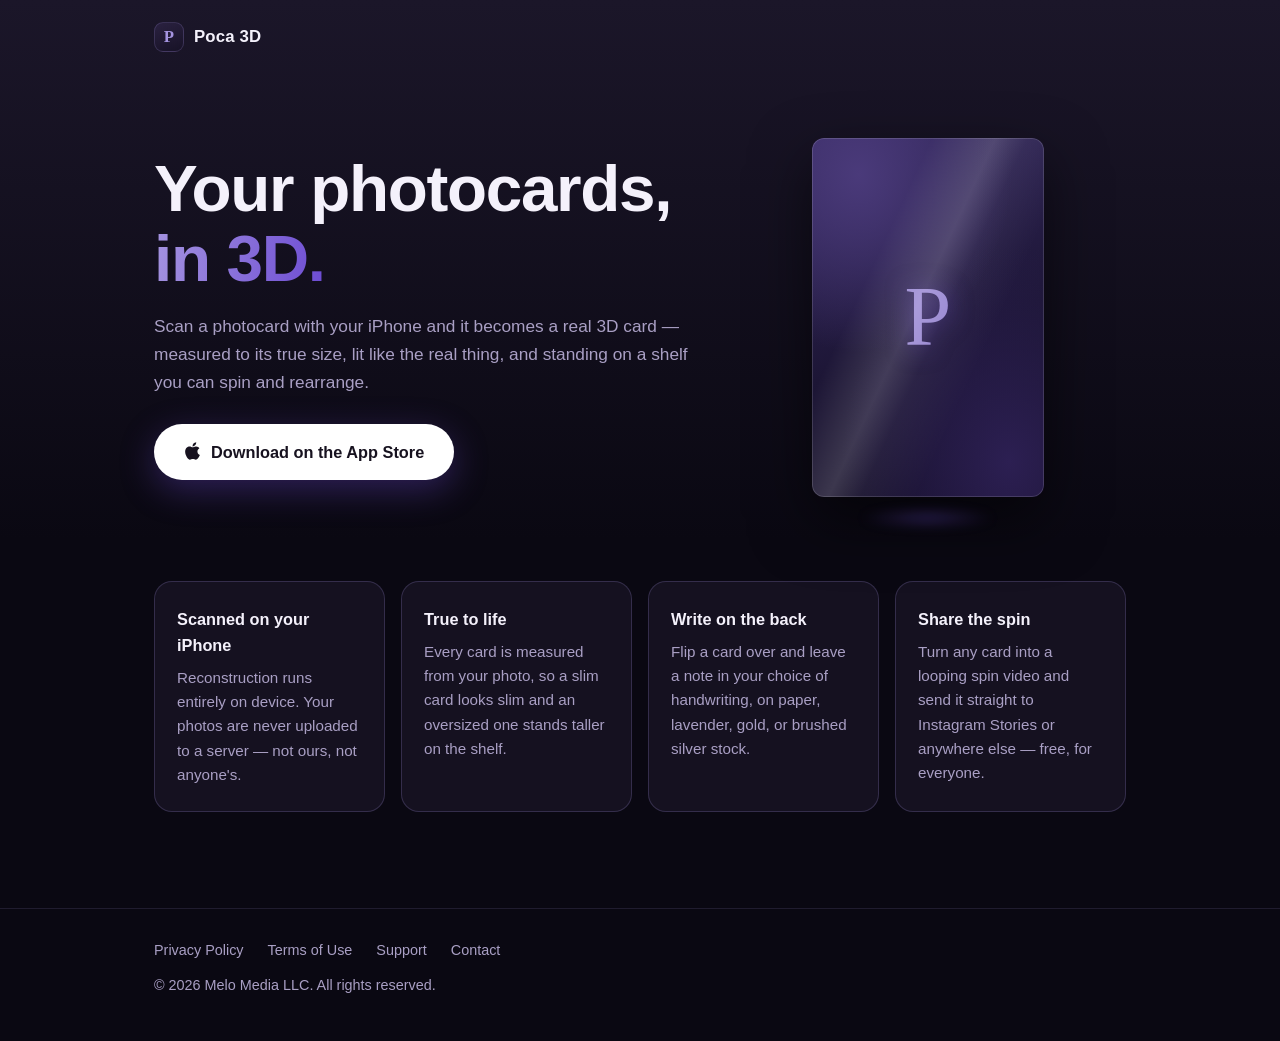
<file: index.html>
<!doctype html>
<html lang="en">
<head>
<meta charset="utf-8">
<meta name="viewport" content="width=device-width, initial-scale=1">
<title>Poca 3D — Your photocards, in 3D</title>
<meta name="description" content="Scan a photocard with your iPhone and it becomes a real 3D card you can spin, light, and shelve. Everything happens on your device.">
<link rel="canonical" href="https://photocard3d.com/">
<meta name="theme-color" content="#0a0812">
<link rel="icon" href="data:image/svg+xml,%3Csvg xmlns='http://www.w3.org/2000/svg' viewBox='0 0 64 64'%3E%3Crect width='64' height='64' rx='14' fill='%231b1629'/%3E%3Ctext x='32' y='44' font-family='Georgia,serif' font-size='36' fill='%23a594e0' text-anchor='middle'%3EP%3C/text%3E%3C/svg%3E">
<meta property="og:site_name" content="Poca 3D">
<meta property="og:title" content="Poca 3D — Your photocards, in 3D">
<meta property="og:description" content="Scan a photocard with your iPhone and it becomes a real 3D card you can spin, light, and shelve.">
<meta property="og:type" content="website">
<meta property="og:url" content="https://photocard3d.com/">
<meta name="twitter:card" content="summary">

<style>
/* Poca 3D — photocard3d.com
   Single file, zero external requests (no web fonts, no images, no
   scripts): the site keeps the same promise as the app — nothing
   leaves the page. Palette is the app's own midnight + lavender. */

:root {
  --bg-top: #1b1629;      /* app midnight gradient, top */
  --bg-bottom: #0a0812;   /* app midnight gradient, bottom */
  --surface: rgba(165, 148, 224, 0.07);
  --border: rgba(165, 148, 224, 0.22);
  --ink: #f4f1fb;
  --ink-dark: #17121f;
  --muted: #a99fc4;
  --accent: #a594e0;      /* app lavender */
  --accent-deep: #6c4bd3; /* brand electric violet */
  --paper: #f3eee6;
  --radius: 18px;
}

* { margin: 0; padding: 0; box-sizing: border-box; }

html { color-scheme: dark; scroll-behavior: smooth; }

body {
  font-family: -apple-system, BlinkMacSystemFont, "Segoe UI", Roboto,
    Helvetica, Arial, sans-serif;
  color: var(--ink);
  background: linear-gradient(180deg, var(--bg-top), var(--bg-bottom) 60%)
    fixed, var(--bg-bottom);
  line-height: 1.6;
  -webkit-font-smoothing: antialiased;
}

.wrap {
  max-width: 1020px;
  margin: 0 auto;
  padding: 0 24px;
}

a { color: var(--accent); text-decoration: none; }
a:hover { text-decoration: underline; }
:focus-visible {
  outline: 2px solid var(--accent);
  outline-offset: 3px;
  border-radius: 4px;
}

/* ---------- header ---------- */

header.site { padding: 22px 0; }

.brand {
  display: inline-flex;
  align-items: center;
  gap: 10px;
  font-weight: 700;
  font-size: 1.05rem;
  color: var(--ink);
  letter-spacing: 0.01em;
}
.brand:hover { text-decoration: none; }

.mark {
  display: inline-grid;
  place-items: center;
  width: 30px;
  height: 30px;
  border-radius: 9px;
  background: linear-gradient(160deg, #2a2140, #171226);
  border: 1px solid var(--border);
  color: var(--accent);
  font-family: Georgia, "Times New Roman", serif;
  font-size: 1.05rem;
}

/* ---------- hero ---------- */

.hero {
  display: grid;
  grid-template-columns: 1.15fr 0.85fr;
  align-items: center;
  gap: 40px;
  padding: 64px 0 84px;
}

.hero h1 {
  font-size: clamp(2.6rem, 6.5vw, 4.1rem);
  line-height: 1.06;
  letter-spacing: -0.02em;
  font-weight: 800;
  margin-bottom: 20px;
}

.hero h1 em {
  font-style: normal;
  background: linear-gradient(100deg, var(--accent), var(--accent-deep));
  -webkit-background-clip: text;
  background-clip: text;
  color: transparent;
}

.hero p {
  max-width: 34em;
  font-size: 1.08rem;
  color: var(--muted);
}

/* white pill, ink text — the app's celebration-button language */
.cta {
  display: inline-flex;
  align-items: center;
  gap: 10px;
  margin-top: 28px;
  background: #fff;
  color: var(--ink-dark);
  font-weight: 700;
  font-size: 1.02rem;
  padding: 15px 30px;
  border-radius: 999px;
  transition: transform 0.2s ease, box-shadow 0.2s ease;
  box-shadow: 0 10px 34px rgba(108, 75, 211, 0.35);
}

.cta svg {
  width: 17px;
  height: 20px;
  fill: currentColor;
  margin-top: -2px;   /* optical alignment with the text baseline */
}
.cta:hover {
  text-decoration: none;
  transform: translateY(-2px);
  box-shadow: 0 14px 40px rgba(108, 75, 211, 0.45);
}

/* ---------- the 3D card ---------- */

.scene {
  justify-self: center;
  width: 232px;
  aspect-ratio: 55 / 85;         /* a real photocard's proportions */
  perspective: 1100px;
  position: relative;
}

.card3d {
  position: absolute;
  inset: 0;
  transform-style: preserve-3d;
  animation: turn 14s linear infinite;
}

.face {
  position: absolute;
  inset: 0;
  border-radius: 12px;           /* ~3mm corner on a 55mm card */
  backface-visibility: hidden;
  overflow: hidden;
  box-shadow:
    0 0 0 1px rgba(255, 255, 255, 0.14) inset,
    0 24px 60px rgba(0, 0, 0, 0.55);
}

.front {
  background:
    radial-gradient(120% 90% at 20% 10%, #4a3a7a 0%, transparent 55%),
    radial-gradient(120% 100% at 85% 90%, #2c1f52 0%, transparent 60%),
    linear-gradient(160deg, #352960 0%, #1d1636 55%, #120d24 100%);
  display: grid;
  place-items: center;
}

.front .monogram {
  font-family: Georgia, "Times New Roman", serif;
  font-size: 84px;
  color: rgba(165, 148, 224, 0.9);
  text-shadow: 0 2px 24px rgba(108, 75, 211, 0.55);
}

.front .shine {
  position: absolute;
  inset: 0;
  background: linear-gradient(115deg,
    transparent 30%,
    rgba(255, 255, 255, 0.16) 46%,
    rgba(255, 255, 255, 0.05) 54%,
    transparent 68%);
}

.back {
  transform: rotateY(180deg);
  background:
    linear-gradient(180deg, #f6f2ea, var(--paper));
  display: grid;
  place-content: center;
  gap: 14px;
}

.back .note {
  font-family: "Bradley Hand", "Marker Felt", "Segoe Script", cursive;
  font-size: 26px;
  color: #4a4335;
  transform: rotate(-3deg);
}

.back .line,
.back .line.short {
  width: 120px;
  height: 2px;
  border-radius: 2px;
  background: rgba(74, 67, 53, 0.18);
}
.back .line.short { width: 78px; }

.floor {
  position: absolute;
  left: 8%;
  right: 8%;
  bottom: -34px;
  height: 26px;
  border-radius: 50%;
  background: radial-gradient(50% 50% at 50% 50%,
    rgba(108, 75, 211, 0.35), transparent 70%);
  filter: blur(6px);
}

@keyframes turn {
  from { transform: rotateY(0deg) rotateX(4deg); }
  to   { transform: rotateY(360deg) rotateX(4deg); }
}

@media (prefers-reduced-motion: reduce) {
  .card3d { animation: none; transform: rotateY(-22deg) rotateX(4deg); }
  html { scroll-behavior: auto; }
}

/* ---------- features ---------- */

.features {
  display: grid;
  grid-template-columns: repeat(auto-fit, minmax(230px, 1fr));
  gap: 16px;
  padding-bottom: 96px;
}

.feature {
  background: var(--surface);
  border: 1px solid var(--border);
  border-radius: var(--radius);
  padding: 24px 22px;
}

.feature h3 {
  font-size: 1.02rem;
  margin-bottom: 8px;
  color: var(--ink);
}

.feature p {
  font-size: 0.95rem;
  color: var(--muted);
}

@media (hover: hover) {
  .feature { transition: transform 0.25s ease, border-color 0.25s ease; }
  .feature:hover {
    transform: translateY(-3px);
    border-color: rgba(165, 148, 224, 0.45);
  }
}

/* ---------- footer ---------- */

footer.site {
  border-top: 1px solid rgba(165, 148, 224, 0.14);
  padding: 30px 0 44px;
  font-size: 0.9rem;
  color: var(--muted);
}

footer.site nav {
  display: flex;
  flex-wrap: wrap;
  gap: 8px 24px;
  margin-bottom: 12px;
}

footer.site a { color: var(--muted); }
footer.site a:hover { color: var(--accent); text-decoration: none; }

/* ---------- small screens ---------- */

@media (max-width: 780px) {
  .hero {
    grid-template-columns: 1fr;
    gap: 64px;
    padding: 40px 0 72px;
    text-align: left;
  }
  .scene { width: 196px; }
}
</style>
</head>
<body>

<header class="site">
  <div class="wrap">
    <a class="brand" href="/"><span class="mark">P</span> Poca 3D</a>
  </div>
</header>

<main class="wrap">
  <section class="hero">
    <div class="hero-copy">
      <h1>Your photocards,<br><em>in&nbsp;3D.</em></h1>
      <p>
        Scan a photocard with your iPhone and it becomes a real 3D card —
        measured to its true size, lit like the real thing, and standing on a
        shelf you can spin and rearrange.
      </p>
      <a class="cta"
         href="https://apps.apple.com/us/app/poca-3d-kpop-photocards-app/id6797804042">
        <!-- Apple logo (Font Awesome Free brand icon, CC BY 4.0) -->
        <svg viewBox="0 0 384 512" aria-hidden="true"><path d="M318.7 268.7c-.2-36.7 16.4-64.4 50-84.8-18.8-26.9-47.2-41.7-84.7-44.6-35.5-2.7-74.3 20.7-88.5 20.7-15 0-49.4-19.7-76.4-19.7C63.3 141.2 4 184.8 4 273.5q0 39.3 14.4 81.2c12.8 36.7 59 126.7 107.2 125.2 25.2-.6 43-17.9 75.8-17.9 31.8 0 48.3 17.9 76.4 17.9 48.6-.7 90.4-82.5 102.6-119.3-65.2-30.7-61.7-90-61.7-91.9zm-56.6-164.2c27.3-32.4 24.8-61.9 24-72.5-24.1 1.4-52 16.4-67.9 34.9-17.5 19.8-27.8 44.3-25.6 71.9 26.1 2 49.9-11.4 69.5-34.3z"/></svg>
        Download on the App&nbsp;Store
      </a>
    </div>

    <div class="scene" aria-hidden="true">
      <div class="card3d">
        <div class="face front">
          <span class="shine"></span>
          <span class="monogram">P</span>
        </div>
        <div class="face back">
          <span class="note">for you ♡</span>
          <span class="line"></span>
          <span class="line short"></span>
        </div>
      </div>
      <div class="floor"></div>
    </div>
  </section>

  <section class="features">
    <div class="feature">
      <h3>Scanned on your iPhone</h3>
      <p>
        Reconstruction runs entirely on device. Your photos are never
        uploaded to a server — not ours, not anyone's.
      </p>
    </div>
    <div class="feature">
      <h3>True to life</h3>
      <p>
        Every card is measured from your photo, so a slim card looks slim
        and an oversized one stands taller on the shelf.
      </p>
    </div>
    <div class="feature">
      <h3>Write on the back</h3>
      <p>
        Flip a card over and leave a note in your choice of handwriting, on
        paper, lavender, gold, or brushed silver stock.
      </p>
    </div>
    <div class="feature">
      <h3>Share the spin</h3>
      <p>
        Turn any card into a looping spin video and send it straight to
        Instagram Stories or anywhere else — free, for everyone.
      </p>
    </div>
  </section>
</main>

<footer class="site">
  <div class="wrap">
    <nav>
      <a href="/privacy/">Privacy Policy</a>
      <a href="/terms/">Terms of Use</a>
      <a href="/support/">Support</a>
      <a href="mailto:support@photocard3d.com">Contact</a>
    </nav>
    <div>&copy; 2026 Melo Media LLC. All rights reserved.</div>
  </div>
</footer>

</body>
</html>
</file>
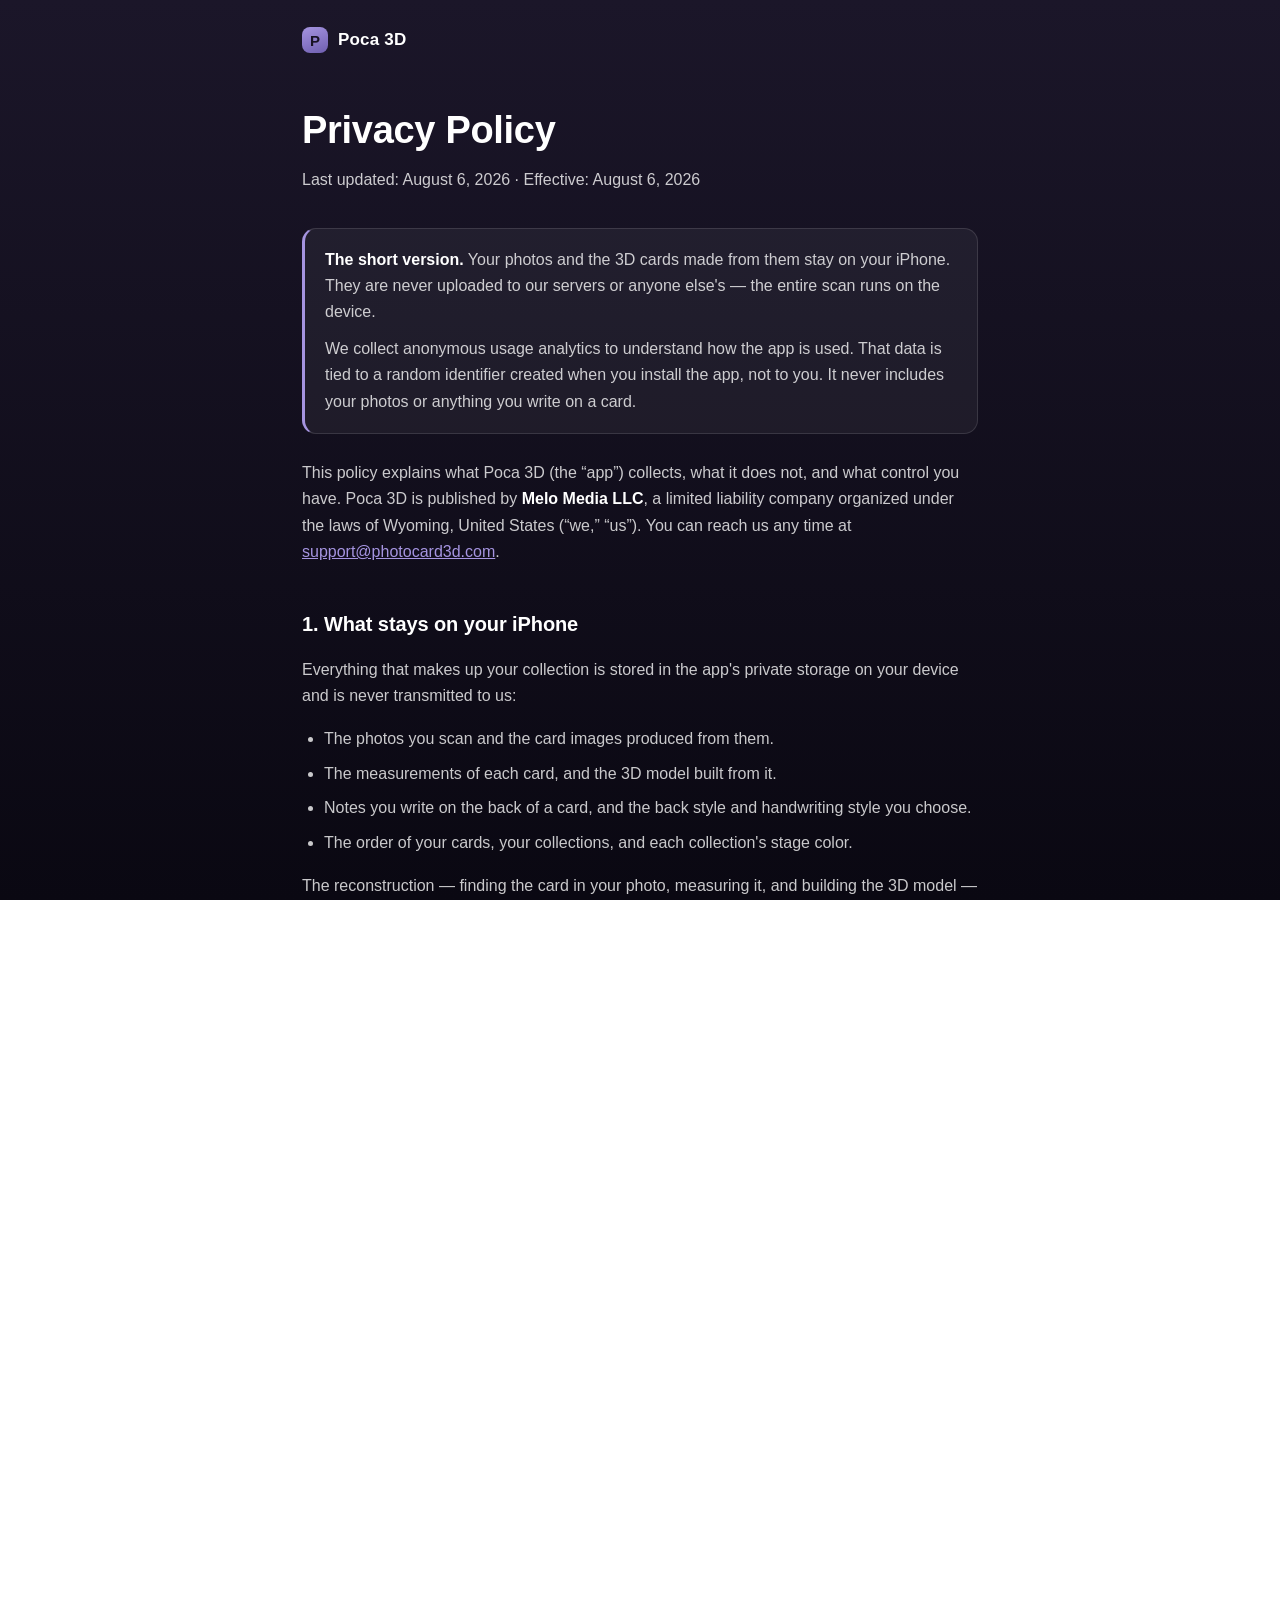
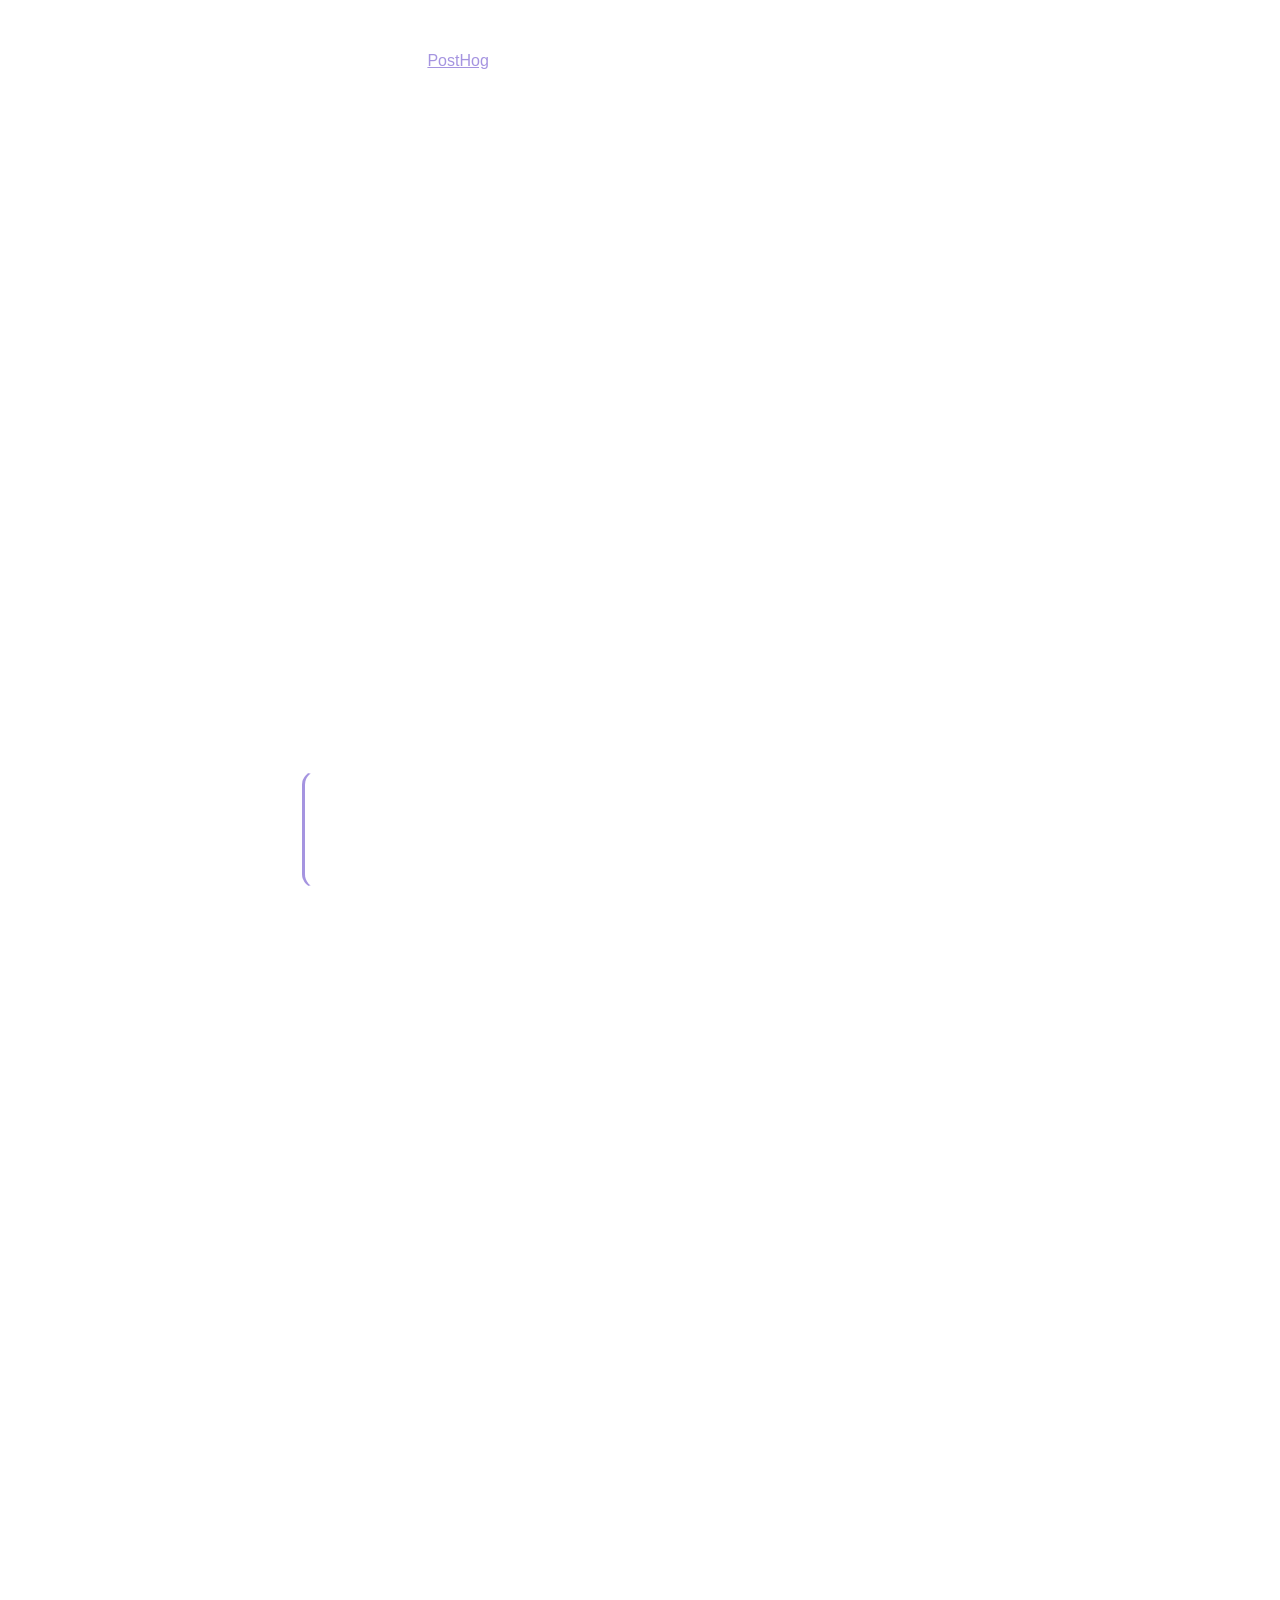
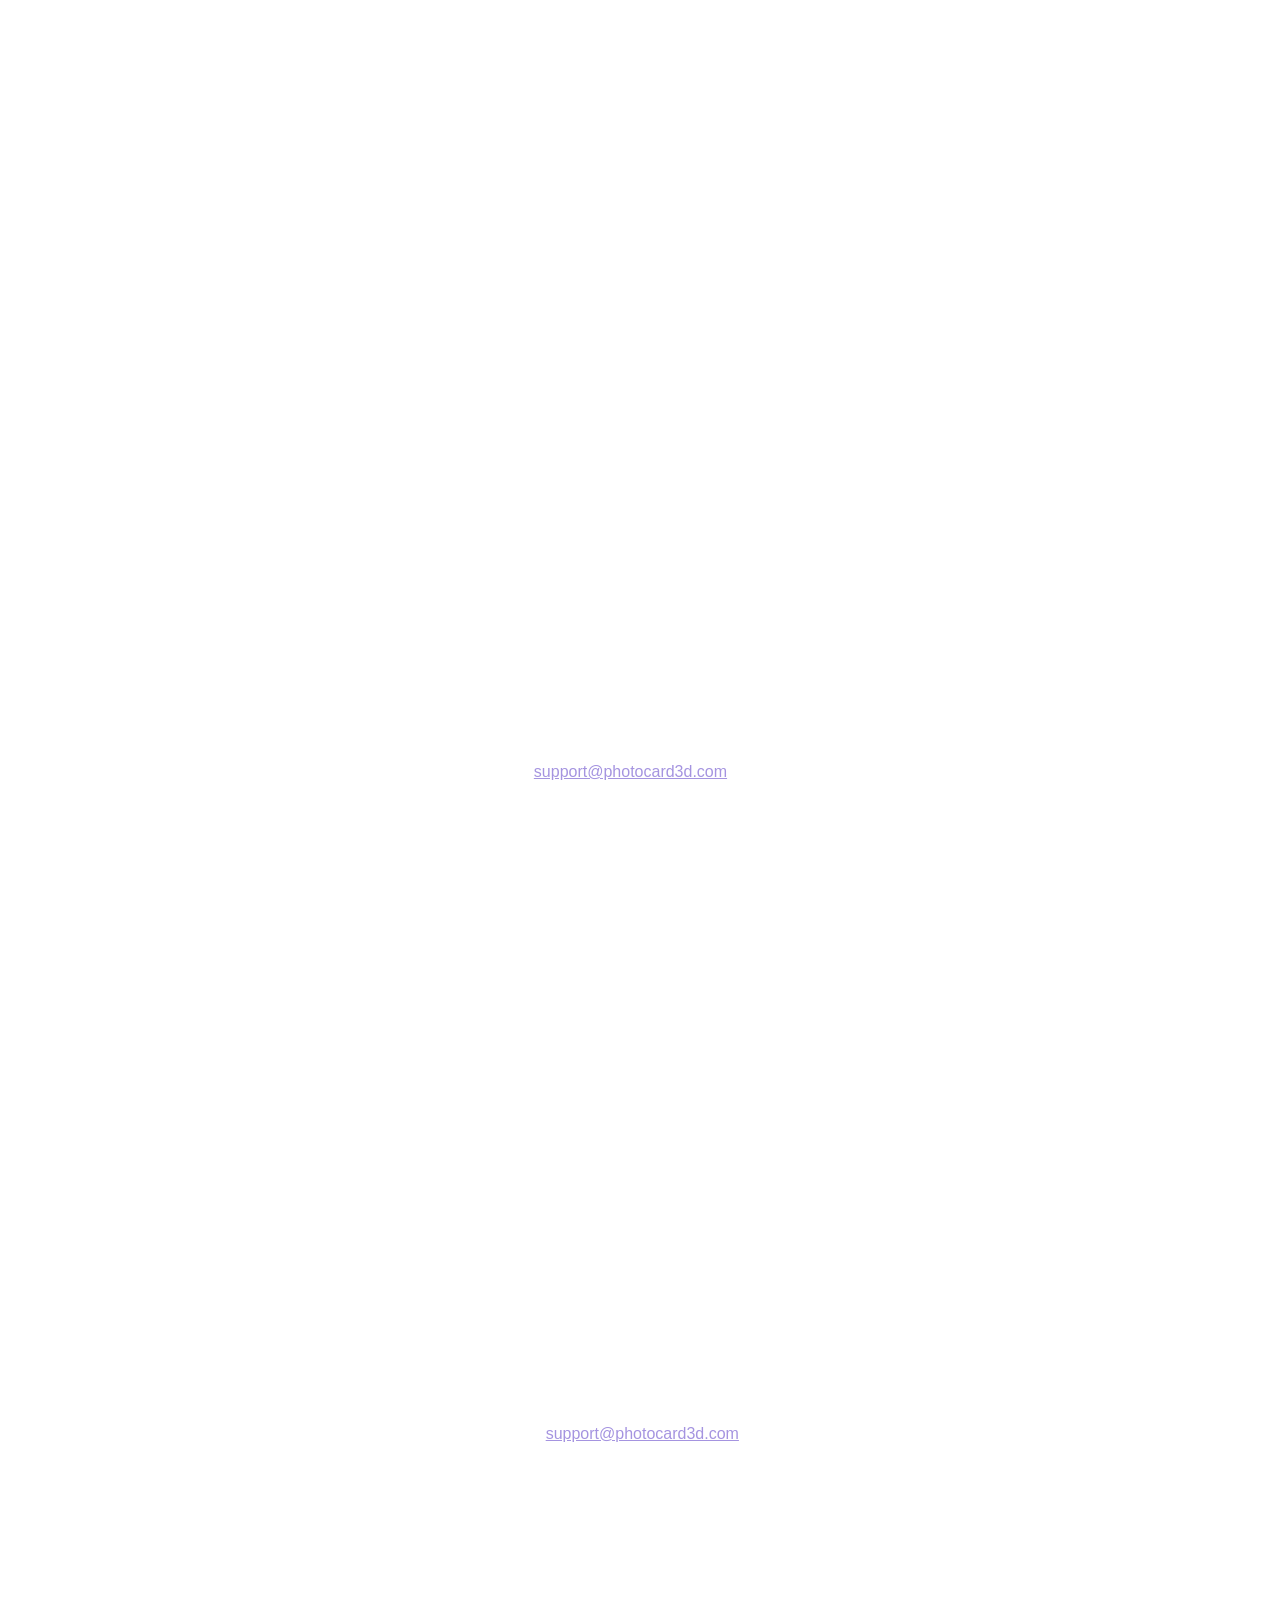
<file: privacy/index.html>
<!doctype html>
<html lang="en">
<head>
<meta charset="utf-8">
<meta name="viewport" content="width=device-width, initial-scale=1">
<title>Privacy Policy — Poca 3D</title>
<meta name="description" content="How Poca 3D handles your photos, scans, and app data. Photos never leave your iPhone.">
<link rel="stylesheet" href="/assets/style.css">
</head>
<body>

<header class="site">
  <div class="wrap">
    <a class="brand" href="/"><span class="mark">P</span> Poca 3D</a>
  </div>
</header>

<main class="doc">
<div class="wrap">

  <h1>Privacy Policy</h1>
  <p class="updated">Last updated: August 6, 2026 &middot; Effective: August 6, 2026</p>

  <div class="callout">
    <p><strong>The short version.</strong> Your photos and the 3D cards made
    from them stay on your iPhone. They are never uploaded to our servers or
    anyone else's — the entire scan runs on the device.</p>
    <p>We collect anonymous usage analytics to understand how the app is
    used. That data is tied to a random identifier created when you install
    the app, not to you. It never includes your photos or anything you
    write on a card.</p>
  </div>

  <p>
    This policy explains what Poca 3D (the &ldquo;app&rdquo;) collects, what it
    does not, and what control you have. Poca 3D is published by
    <strong>Melo Media LLC</strong>, a limited liability company organized
    under the laws of Wyoming, United States (&ldquo;we,&rdquo;
    &ldquo;us&rdquo;). You can reach us any time at
    <a href="mailto:support@photocard3d.com">support@photocard3d.com</a>.
  </p>

  <h2>1. What stays on your iPhone</h2>

  <p>
    Everything that makes up your collection is stored in the app's private
    storage on your device and is never transmitted to us:
  </p>
  <ul>
    <li>The photos you scan and the card images produced from them.</li>
    <li>The measurements of each card, and the 3D model built from it.</li>
    <li>Notes you write on the back of a card, and the back style and
      handwriting style you choose.</li>
    <li>The order of your cards, your collections, and each collection's
      stage color.</li>
  </ul>
  <p>
    The reconstruction — finding the card in your photo, measuring it, and
    building the 3D model — runs entirely on your iPhone. The app has no
    server that receives images, and no account to sign in to.
  </p>

  <h3>Deleting it</h3>
  <p>
    Deleting an individual card removes it and its files from the device
    immediately. <strong>Settings &rarr; Delete All Data</strong> permanently
    removes every card, note, and scan from the device and resets the app to
    its first-launch state. Deleting the app from your iPhone also removes
    all of it.
  </p>

  <h2>2. Camera and photo access</h2>

  <table class="data">
    <tr>
      <th style="width:32%">Permission</th>
      <th>How it is used</th>
    </tr>
    <tr>
      <td>Camera</td>
      <td>Only while the scan screen is open, to show the live preview and
        take the photo you capture with the shutter. The preview is not
        recorded and nothing is captured until you tap the shutter.</td>
    </tr>
    <tr>
      <td>Photos (choosing)</td>
      <td>The app uses Apple's system photo picker. It never receives access
        to your photo library — only the single image you select is handed
        to it.</td>
    </tr>
    <tr>
      <td>Photos (add only)</td>
      <td>Requested only if you choose <em>Save Video</em> when sharing a
        card, so the video can be written to your library. This grants no
        ability to read your existing photos.</td>
    </tr>
  </table>

  <h2>3. What we do collect: anonymous analytics</h2>

  <p>
    To understand which features people use and where the app is falling
    short, we collect product analytics through
    <a href="https://posthog.com/privacy" rel="noopener">PostHog</a>, a
    third-party analytics provider whose servers are located in the United
    States. PostHog processes this data on our behalf.
  </p>

  <h3>How events are identified</h3>
  <p>
    When you first open the app, a random identifier is generated and stored
    on your device. It is not your Apple ID, your name, your email address,
    your device's advertising identifier, or your vendor identifier — it is a
    random value that exists only to group one install's events together.
    Tapping <strong>Delete All Data</strong> discards it and generates a new
    one.
  </p>

  <h3>What is sent</h3>
  <ul>
    <li><strong>Feature usage</strong> — for example that the add sheet was
      opened, a card was focused, a theme was changed, or a card was deleted.</li>
    <li><strong>Scan outcomes and diagnostics</strong> — whether a scan
      succeeded, how long it took, the detection confidence, the measured
      card size in millimetres, and the input image's megapixel count. This
      is how we improve scanning accuracy.</li>
    <li><strong>Subscription events</strong> — that a paywall was shown, a
      plan was selected, and whether a purchase started, completed, was
      cancelled, or was refunded, plus which plan.</li>
    <li><strong>Session summaries</strong> — counts of interactions such as
      card spins, page swipes, and time spent in the immersive view.</li>
    <li><strong>Standard technical context</strong> collected automatically
      by PostHog — app version, iOS version, device model, language, and
      time zone. PostHog also receives your IP address as part of any network
      request and may use it to derive an approximate, city-level location.</li>
  </ul>

  <h3>What is never sent</h3>
  <div class="callout">
    <p>We do not transmit the content of your photos or scans, the text of
    any note you write on a card, file names or paths, your name, your email
    address, your contacts, your precise location, or any advertising
    identifier.</p>
  </div>

  <h2>4. Purchases</h2>
  <p>
    Subscriptions and the one-time lifetime unlock are sold and processed by
    Apple through the App Store. We never receive or store your payment card,
    billing address, or Apple ID credentials. The app stores your
    subscription's expiration date locally so it knows whether Pro features
    are active, and records the anonymous purchase events described above.
  </p>

  <h2>5. Sharing a card</h2>
  <p>
    Share videos are composed on your device from files already stored there.
    When you share one, it goes wherever you send it and is governed by that
    service's own privacy policy. If you choose Instagram Stories, the video
    is placed on your device's clipboard — marked local-only, so it is not
    synced to your other Apple devices — and Instagram reads it when it
    opens. We never receive a copy.
  </p>

  <h2>6. No tracking and no advertising</h2>
  <p>
    Poca 3D contains no advertising, no third-party ad networks, and no
    cross-app or cross-site tracking. It does not use Apple's App Tracking
    Transparency identifier and will never ask to track you across other
    companies' apps and websites. <strong>We do not sell or share your
    personal information</strong>, as those terms are defined under
    California law.
  </p>

  <h2>7. Children</h2>
  <p>
    Poca 3D is not directed to children under 13, and we do not knowingly
    collect personal information from them. If you believe a child has
    provided us information, contact us and we will delete it.
  </p>

  <h2>8. How long data is kept</h2>
  <p>
    Data on your device stays until you delete it — we cannot reach it or
    remove it for you. Analytics events are retained for up to 24 months and
    then deleted.
  </p>

  <h2>9. Security</h2>
  <p>
    Your collection is stored inside the app's sandboxed container and is
    protected by iOS app isolation and your device's encryption. Analytics
    data is transmitted over encrypted HTTPS connections. No method of
    transmission or storage is perfectly secure, but because your photos
    never leave your device, the most sensitive data the app handles is never
    exposed to a network at all.
  </p>

  <h2>10. Your rights</h2>

  <p>
    Wherever you live, you can erase everything the app holds about you from
    within the app itself: <strong>Settings &rarr; Delete All Data</strong>.
    That wipes your on-device collection and resets your analytics identifier.
  </p>

  <h3>California (CCPA / CPRA)</h3>
  <p>
    If you are a California resident you have the right to know what personal
    information is collected and how it is used, to request deletion or
    correction, and to not be discriminated against for exercising those
    rights. We do not sell or share personal information, so there is nothing
    to opt out of. To make a request, email
    <a href="mailto:support@photocard3d.com">support@photocard3d.com</a>.
    Because our analytics are pseudonymous, we may ask you for the identifier
    shown in the app so we can locate the right records.
  </p>

  <h3>European Economic Area, United Kingdom, and Switzerland (GDPR)</h3>
  <p>
    If you are in one of these regions, you have the right to access,
    rectify, erase, restrict, and port your personal data, and to object to
    processing. Our legal basis for analytics is our legitimate interest in
    understanding and improving the app; our legal basis for processing
    purchase records is performance of our contract with you. Analytics data
    is transferred to and processed in the United States. You have the right
    to lodge a complaint with your local supervisory authority.
  </p>

  <h3>Other regions</h3>
  <p>
    If your local law grants you rights over your personal data that are not
    listed here, contact us and we will honor them.
  </p>

  <h2>11. Changes to this policy</h2>
  <p>
    If this policy changes, we will update the date at the top of this page.
    If a change materially affects how your information is handled, we will
    make that clear in the app before it takes effect.
  </p>

  <h2>12. Contact</h2>
  <p>
    Questions, requests, or concerns:
    <a href="mailto:support@photocard3d.com">support@photocard3d.com</a>.
    We reply to every message.
  </p>

</div>
</main>

<footer class="site">
  <div class="wrap">
    <nav>
      <a href="/">Home</a>
      <a href="/privacy/">Privacy Policy</a>
      <a href="/terms/">Terms of Use</a>
      <a href="/support/">Support</a>
    </nav>
    <div>&copy; 2026 Melo Media LLC. All rights reserved.</div>
  </div>
</footer>

</body>
</html>
</file>
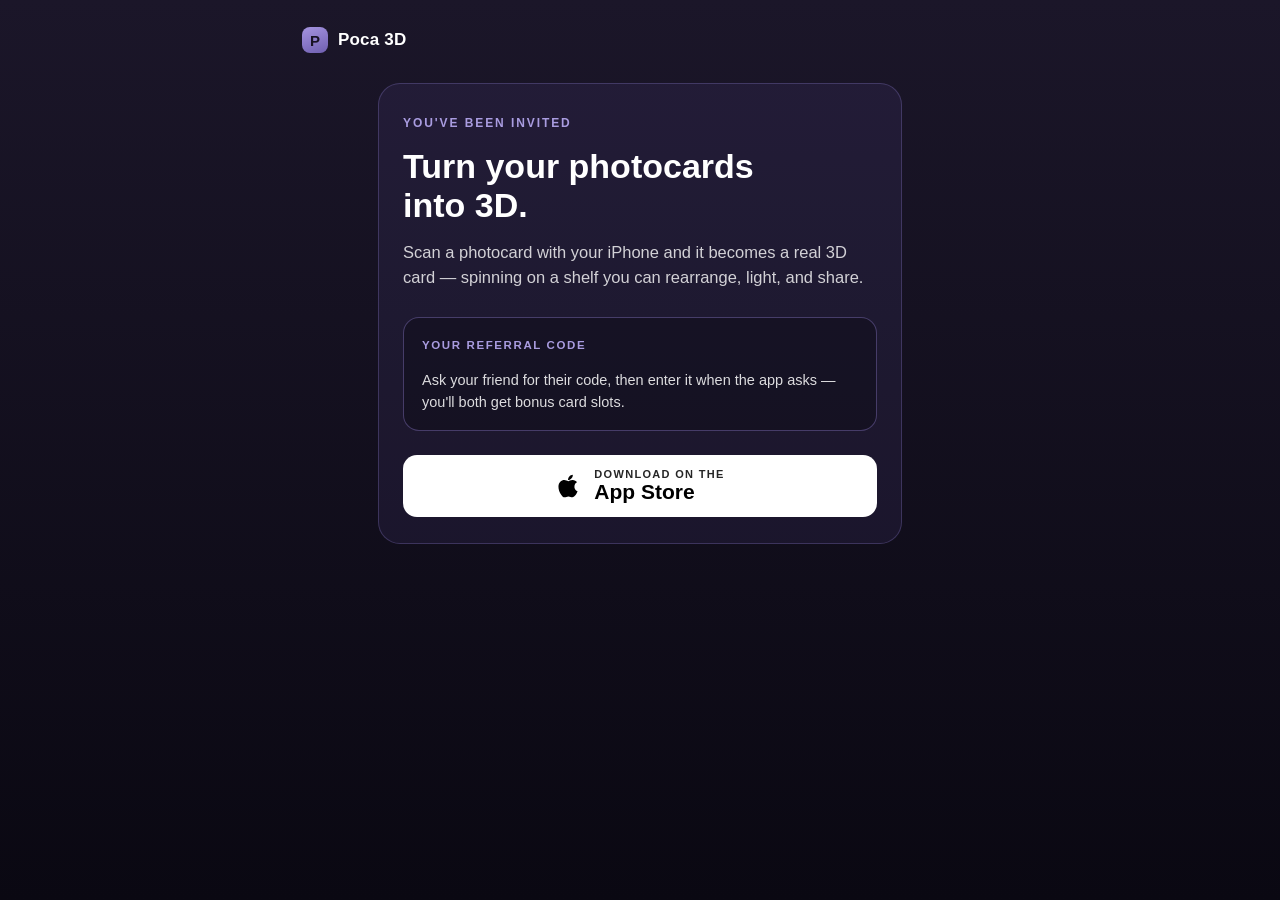
<file: r/index.html>
<!doctype html>
<html lang="en">
<head>
<meta charset="utf-8">
<meta name="viewport" content="width=device-width, initial-scale=1">
<title>You've been invited — Poca 3D</title>
<meta name="description" content="A friend invited you to Poca 3D. Their code gives you bonus card slots.">
<!-- referral pages must never be indexed: crawled ?c= URLs would serve
     random strangers' codes under our name (plan §Phase 5) -->
<meta name="robots" content="noindex">
<link rel="canonical" href="https://photocard3d.com/r/">
<link rel="stylesheet" href="/assets/style.css">
<style>
  .invite-wrap { max-width: 560px; margin: 0 auto; padding: 28px 18px 48px; }
  .invite-card {
    background: rgba(122, 102, 190, 0.10);
    border: 1px solid rgba(160, 140, 235, 0.25);
    border-radius: 22px; padding: 30px 24px 26px;
  }
  .invite-eyebrow {
    font-size: 12px; letter-spacing: 0.16em; font-weight: 700;
    color: #a99ce0; text-transform: uppercase; margin: 0 0 14px;
  }
  .invite-card h1 { font-size: 34px; line-height: 1.15; margin: 0 0 14px; }
  .invite-sub { font-size: 16.5px; line-height: 1.55; opacity: 0.8; margin: 0 0 26px; }
  .code-panel {
    background: rgba(0, 0, 0, 0.25);
    border: 1px solid rgba(160, 140, 235, 0.35);
    border-radius: 16px; padding: 18px 18px 16px; margin-bottom: 24px;
  }
  .code-label {
    font-size: 11.5px; letter-spacing: 0.14em; font-weight: 700;
    color: #a99ce0; text-transform: uppercase; margin: 0 0 10px;
  }
  .code-row { display: flex; align-items: center; justify-content: space-between; gap: 14px; }
  .code-value {
    font-family: ui-monospace, "SF Mono", Menlo, monospace;
    font-size: 32px; letter-spacing: 5px; font-weight: 700;
    user-select: all; margin: 0;
  }
  .copy-btn {
    border: 1px solid rgba(255, 255, 255, 0.35); background: transparent;
    color: inherit; font: 600 15px/1 inherit; font-family: inherit;
    padding: 10px 20px; border-radius: 999px; cursor: pointer; flex: none;
  }
  .copy-btn.done { background: rgba(126, 226, 168, 0.15);
    border-color: rgba(126, 226, 168, 0.6); color: #7ee2a8; }
  .code-explain { font-size: 14.5px; line-height: 1.55; opacity: 0.85;
    margin: 14px 0 0; }
  .code-explain strong { font-weight: 700; }
  .store-btn {
    display: flex; align-items: center; justify-content: center; gap: 13px;
    background: #fff; color: #000 !important; text-decoration: none;
    padding: 13px 20px; border-radius: 14px; width: 100%;
    box-sizing: border-box;
  }
  .store-btn svg { width: 26px; height: 26px; flex: none; }
  .store-btn .store-text { display: flex; flex-direction: column;
    align-items: flex-start; line-height: 1.15; }
  .store-btn .store-eyebrow { font-size: 11px; font-weight: 600;
    letter-spacing: 0.12em; text-transform: uppercase; opacity: 0.85; }
  .store-btn .store-name { font-size: 21px; font-weight: 650; }
</style>
</head>
<body>

<header class="site">
  <div class="wrap">
    <a class="brand" href="/"><span class="mark">P</span> Poca 3D</a>
  </div>
</header>

<main>
  <div class="invite-wrap">
    <div class="invite-card">
      <p class="invite-eyebrow">You've been invited</p>
      <h1>Turn your photocards into&nbsp;3D.</h1>
      <p class="invite-sub">Scan a photocard with your iPhone and it
        becomes a real 3D card — spinning on a shelf you can rearrange,
        light, and share.</p>

      <!-- populated by the script; the no-code fallback is the default
           (and no-JS) state -->
      <div class="code-panel" id="with-code" hidden>
        <p class="code-label">Your referral code</p>
        <div class="code-row">
          <p class="code-value" id="code"></p>
          <button class="copy-btn" id="copybtn" type="button">Copy</button>
        </div>
        <p class="code-explain">Enter this when the app asks for a
          <strong>referral code</strong> — you and your friend both get
          bonus card slots.</p>
      </div>
      <div class="code-panel" id="no-code">
        <p class="code-label">Your referral code</p>
        <p class="code-explain">Ask your friend for their code, then
          enter it when the app asks — you'll both get bonus card
          slots.</p>
      </div>

      <a class="store-btn"
         href="https://apps.apple.com/us/app/poca-3d-kpop-photocards/id6797804042">
        <svg viewBox="0 0 384 512" xmlns="http://www.w3.org/2000/svg" aria-hidden="true"><path fill="#000000" d="M318.7 268.7c-.2-36.7 16.4-64.4 50-84.8-18.8-26.9-47.2-41.7-84.7-44.6-35.5-2.8-74.3 20.7-88.5 20.7-15 0-49.4-19.7-76.4-19.7C63.3 140.7 4 184.2 4 272.9c0 26.2 4.8 53.3 14.4 81.2 12.8 36.7 59 126.7 107.2 125.2 25.2-.6 43-17.9 75.8-17.9 31.8 0 48.3 17.9 76.4 17.9 48.6-.7 90.4-82.5 102.6-119.3-65.2-30.7-61.7-90-61.7-91.3zm-56.6-164.2c27.3-32.4 24.8-61.9 24-72.5-24.1 1.4-52 16.4-67.9 34.9-17.5 19.8-27.8 44.3-25.6 71.9 26.1 2 49.9-11.4 69.5-34.3z"/></svg>
        <span class="store-text">
          <span class="store-eyebrow">Download on the</span>
          <span class="store-name">App Store</span>
        </span>
      </a>
    </div>
  </div>
</main>

<script>
  // strict Crockford-base32 validation (no I/L/O/U) + the same
  // substring blocklist as the app's generator: a hand-crafted ?c=
  // must never make this page display what we'd never mint. The code
  // only ever reaches the DOM via textContent.
  (function () {
    var raw = new URLSearchParams(location.search).get("c") || "";
    var code = raw.toUpperCase().replace(/-/g, "");
    var blocked = ["ASS","SEX","FAG","GAY","KYS","NGR","FCK","SHT",
                   "DYK","NAZ","KKK","666","RAPE","JEW"];
    var valid = /^[0-9A-HJKMNP-TV-Z]{6}$/.test(code) &&
        !blocked.some(function (b) { return code.indexOf(b) !== -1; });
    if (!valid) return;   // #no-code stays visible (the default state)
    document.getElementById("no-code").hidden = true;
    document.getElementById("with-code").hidden = false;
    document.getElementById("code").textContent =
        code.slice(0, 3) + "-" + code.slice(3);
    var btn = document.getElementById("copybtn");
    btn.addEventListener("click", function () {
      // in-app webviews (KakaoTalk/LINE/Instagram) can reject the
      // async Clipboard API even with a gesture — fall back to
      // honest long-press guidance instead of a silent no-op
      function fallback() { btn.textContent = "Long-press code"; }
      if (!navigator.clipboard || !navigator.clipboard.writeText) {
        fallback(); return;
      }
      navigator.clipboard.writeText(code).then(function () {
        btn.textContent = "Copied";
        btn.className = "copy-btn done";
      }, fallback);
    });
  })();
</script>
</body>
</html>
</file>
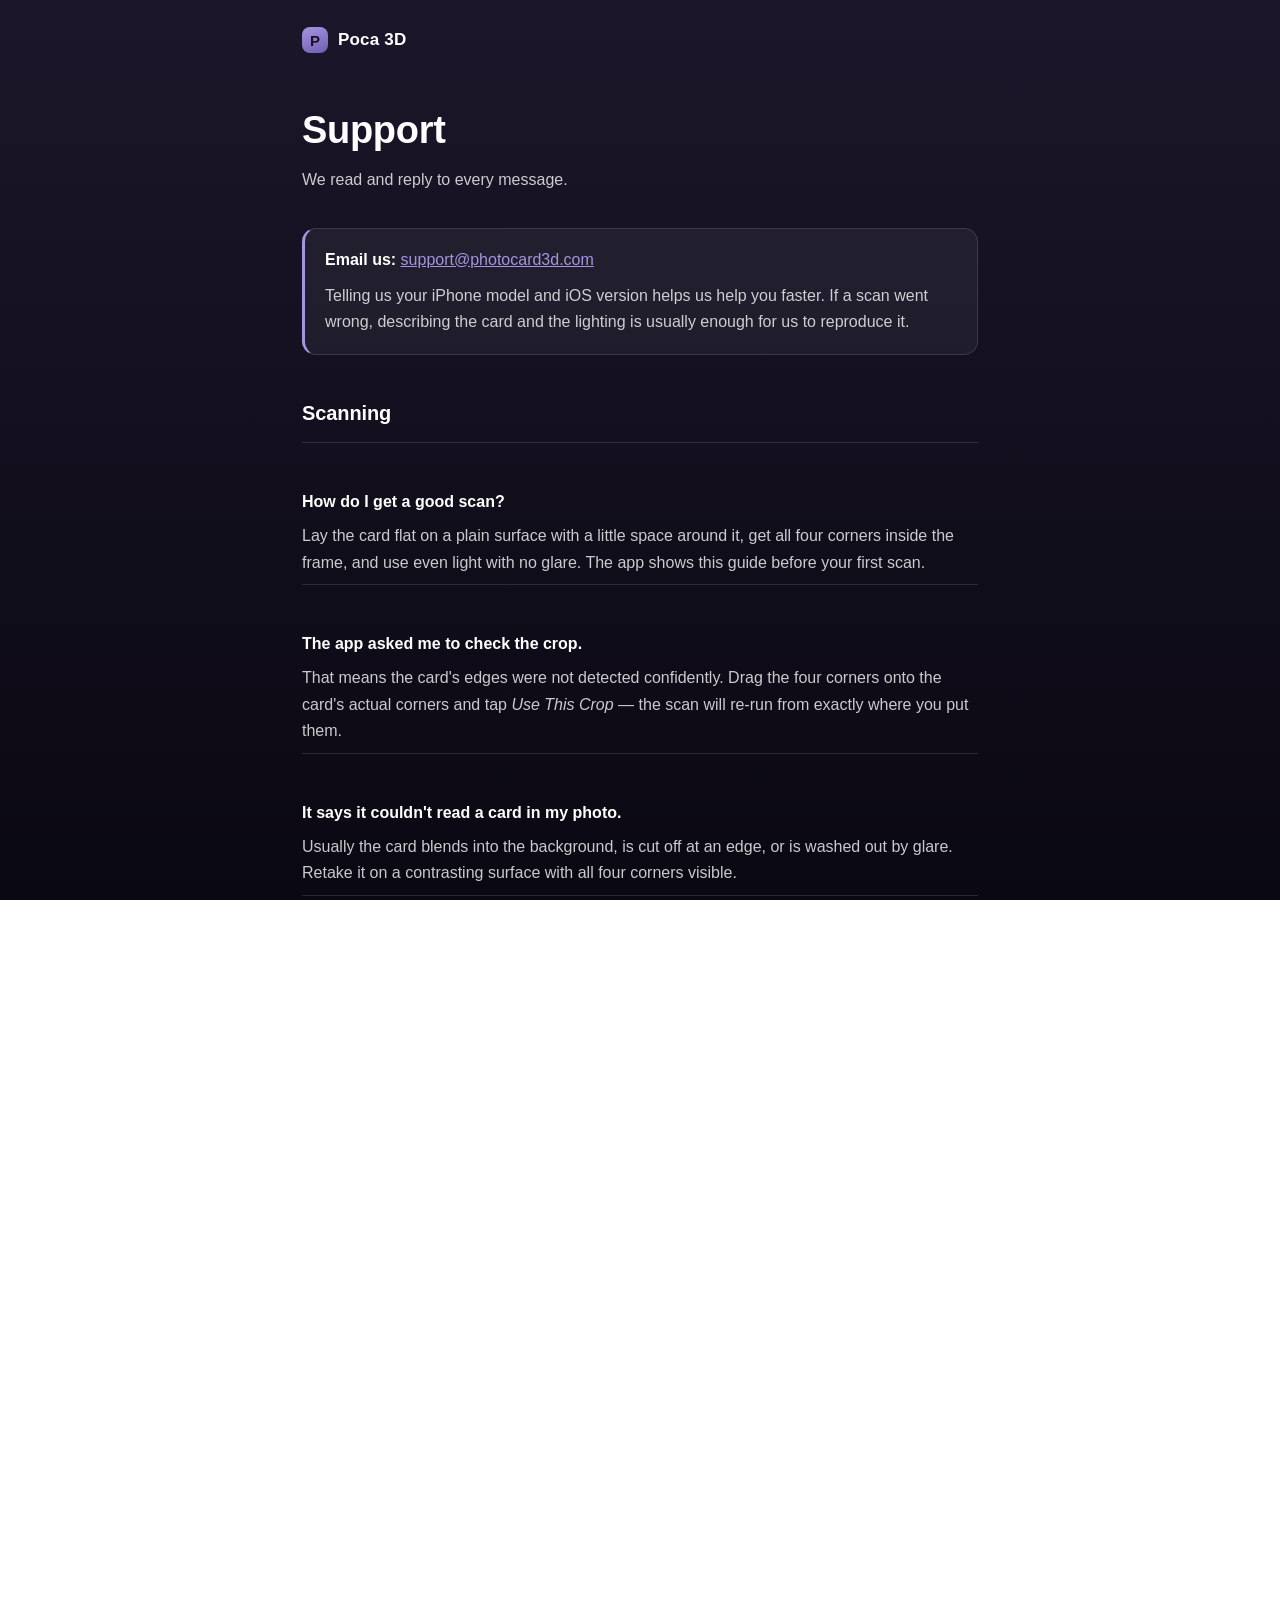
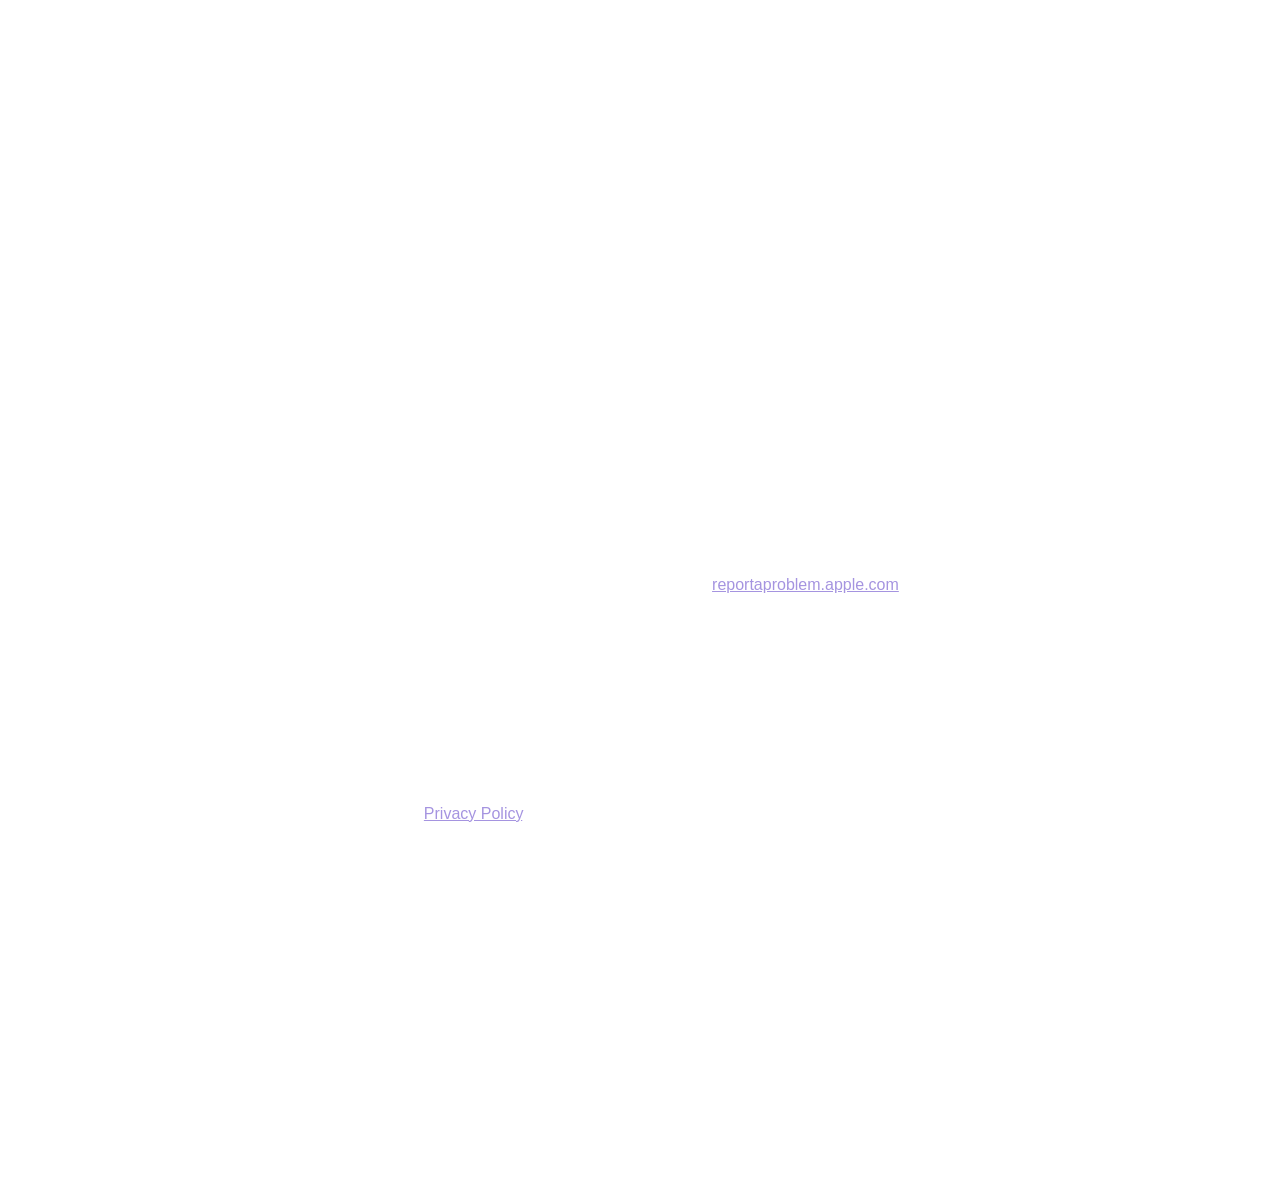
<file: support/index.html>
<!doctype html>
<html lang="en">
<head>
<meta charset="utf-8">
<meta name="viewport" content="width=device-width, initial-scale=1">
<title>Support — Poca 3D</title>
<meta name="description" content="Help with Poca 3D: scanning tips, subscriptions, restoring purchases, and how to reach us.">
<link rel="stylesheet" href="/assets/style.css">
</head>
<body>

<header class="site">
  <div class="wrap">
    <a class="brand" href="/"><span class="mark">P</span> Poca 3D</a>
  </div>
</header>

<main class="doc">
<div class="wrap">

  <h1>Support</h1>
  <p class="updated">We read and reply to every message.</p>

  <div class="callout">
    <p><strong>Email us:</strong>
      <a href="mailto:support@photocard3d.com">support@photocard3d.com</a></p>
    <p>Telling us your iPhone model and iOS version helps us help you faster.
      If a scan went wrong, describing the card and the lighting is usually
      enough for us to reproduce it.</p>
  </div>

  <h2>Scanning</h2>

  <div class="faq">
    <h3>How do I get a good scan?</h3>
    <p>Lay the card flat on a plain surface with a little space around it,
      get all four corners inside the frame, and use even light with no
      glare. The app shows this guide before your first scan.</p>
  </div>

  <div class="faq">
    <h3>The app asked me to check the crop.</h3>
    <p>That means the card's edges were not detected confidently. Drag the
      four corners onto the card's actual corners and tap <em>Use This
      Crop</em> — the scan will re-run from exactly where you put them.</p>
  </div>

  <div class="faq">
    <h3>It says it couldn't read a card in my photo.</h3>
    <p>Usually the card blends into the background, is cut off at an edge, or
      is washed out by glare. Retake it on a contrasting surface with all
      four corners visible.</p>
  </div>

  <div class="faq">
    <h3>The measurements aren't exactly right.</h3>
    <p>Sizes are estimated from the photo and are approximations. They are
      meant to make cards look right next to each other on the shelf, not for
      grading, authentication, or resale.</p>
  </div>

  <h2>Your collection</h2>

  <div class="faq">
    <h3>Where are my cards stored?</h3>
    <p>Only on your iPhone, inside the app. Nothing is uploaded, and we have
      no copy. Back up your iPhone to protect against loss — if the app is
      deleted, the collection goes with it.</p>
  </div>

  <div class="faq">
    <h3>How do I reorder or delete a card?</h3>
    <p>Touch and hold any card in the row. The cards go loose and you can
      drag one anywhere — or drag it down to the trash to delete it.</p>
  </div>

  <div class="faq">
    <h3>How do I delete everything?</h3>
    <p>Tap the color circle in the top right, then
      <strong>Delete All Data</strong>. This permanently removes every card,
      note, and scan from your device and resets the app.</p>
  </div>

  <h2>Subscriptions</h2>

  <div class="faq">
    <h3>My cards are locked and blurred.</h3>
    <p>That happens when a Pro subscription ends. Nothing was deleted — every
      card is still on your device exactly as it was, and resubscribing
      reopens all of it immediately.</p>
  </div>

  <div class="faq">
    <h3>How do I cancel?</h3>
    <p>Open <strong>Settings &rarr; My Account</strong> in the app, which
      takes you to Apple's subscription management, or go to Settings &rarr;
      your name &rarr; Subscriptions on your iPhone. Cancel at least 24 hours
      before the renewal date. Deleting the app does not cancel a
      subscription.</p>
  </div>

  <div class="faq">
    <h3>I paid but Pro isn't active.</h3>
    <p>Tap <strong>Settings &rarr; Restore Purchase</strong>. Make sure
      you're signed in with the same Apple ID you purchased with. If it still
      doesn't unlock, email us and we'll sort it out.</p>
  </div>

  <div class="faq">
    <h3>Can I get a refund?</h3>
    <p>Refunds are handled by Apple, not by us. Request one at
      <a href="https://reportaproblem.apple.com" rel="noopener">reportaproblem.apple.com</a>.</p>
  </div>

  <h2>Privacy</h2>

  <div class="faq">
    <h3>Do my photos get uploaded?</h3>
    <p>No. Scanning runs entirely on your iPhone, and there is no server that
      receives images. Full details are in the
      <a href="/privacy/">Privacy Policy</a>.</p>
  </div>

  <div class="faq">
    <h3>Does it work offline?</h3>
    <p>Yes. Scanning, browsing, editing, and sharing all work with no
      connection. Only purchases and restoring them need the network.</p>
  </div>

</div>
</main>

<footer class="site">
  <div class="wrap">
    <nav>
      <a href="/">Home</a>
      <a href="/privacy/">Privacy Policy</a>
      <a href="/terms/">Terms of Use</a>
      <a href="/support/">Support</a>
    </nav>
    <div>&copy; 2026 Melo Media LLC. All rights reserved.</div>
  </div>
</footer>

</body>
</html>
</file>
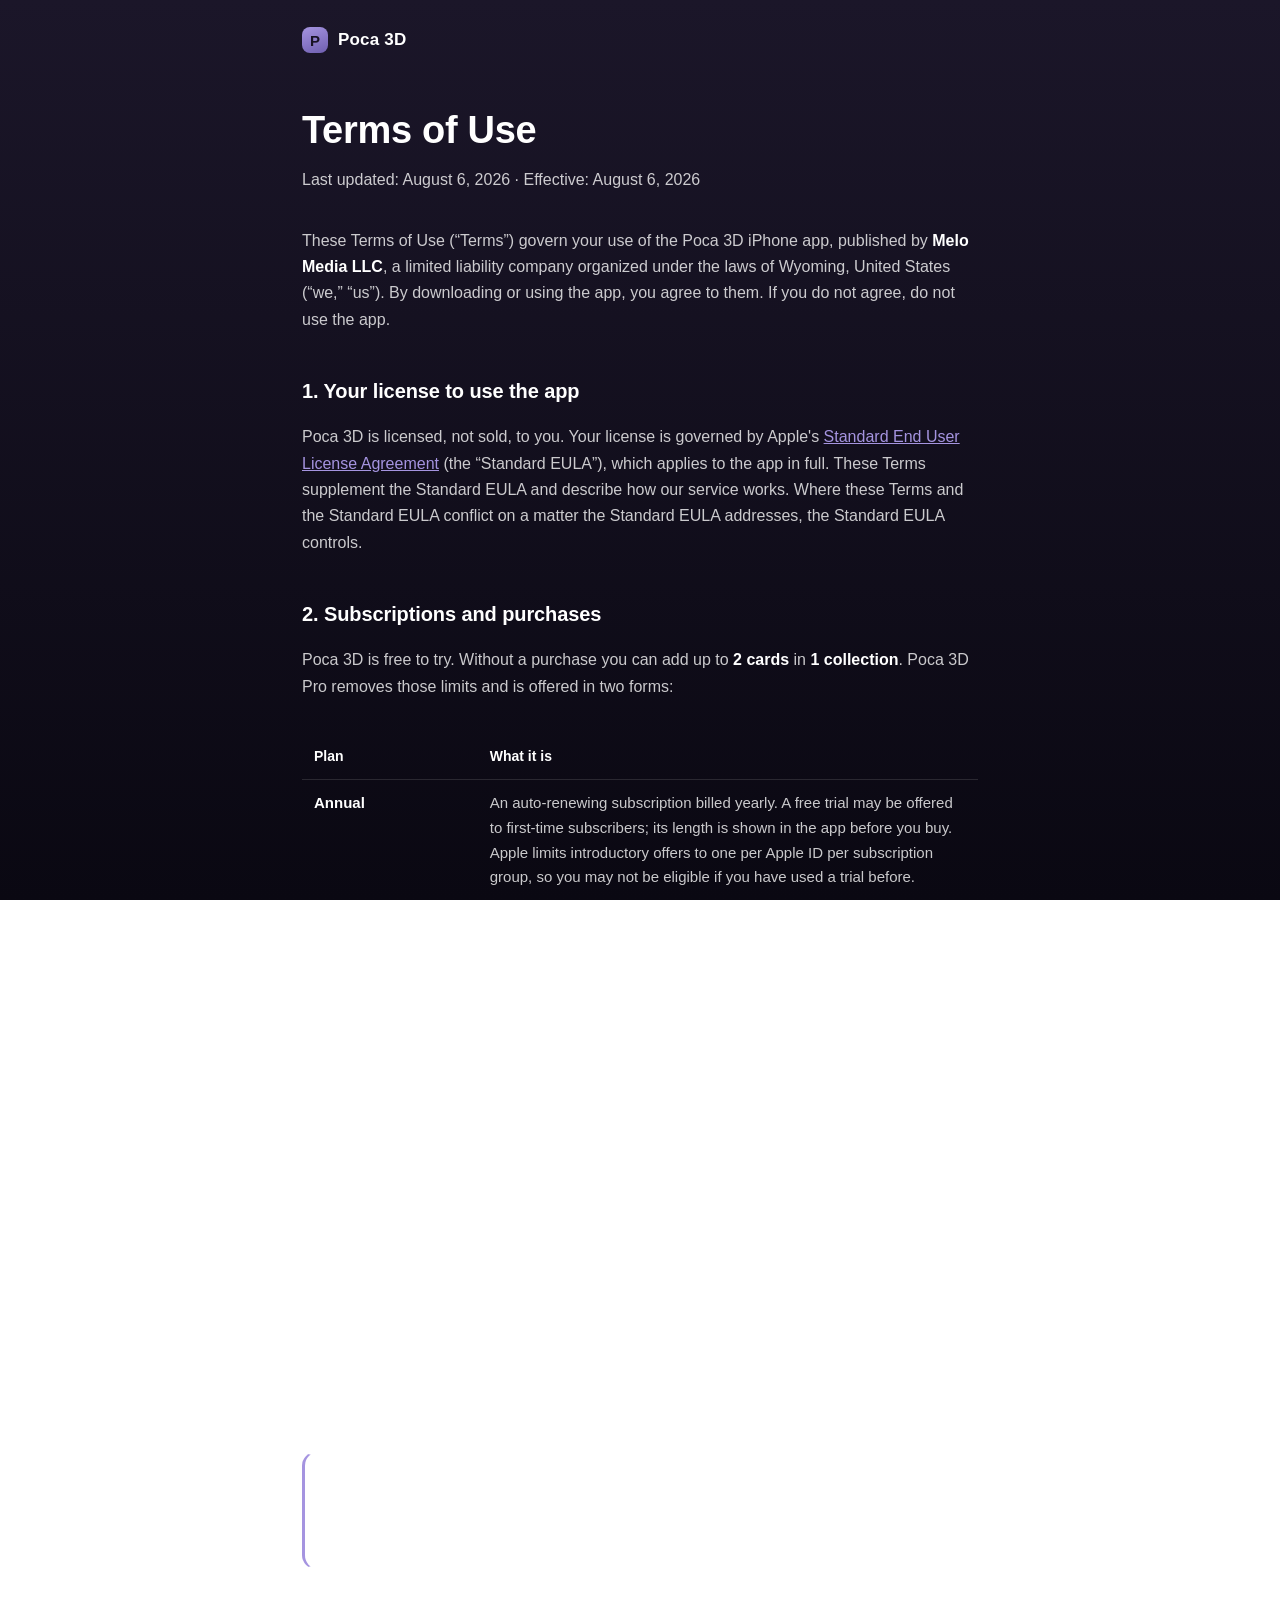
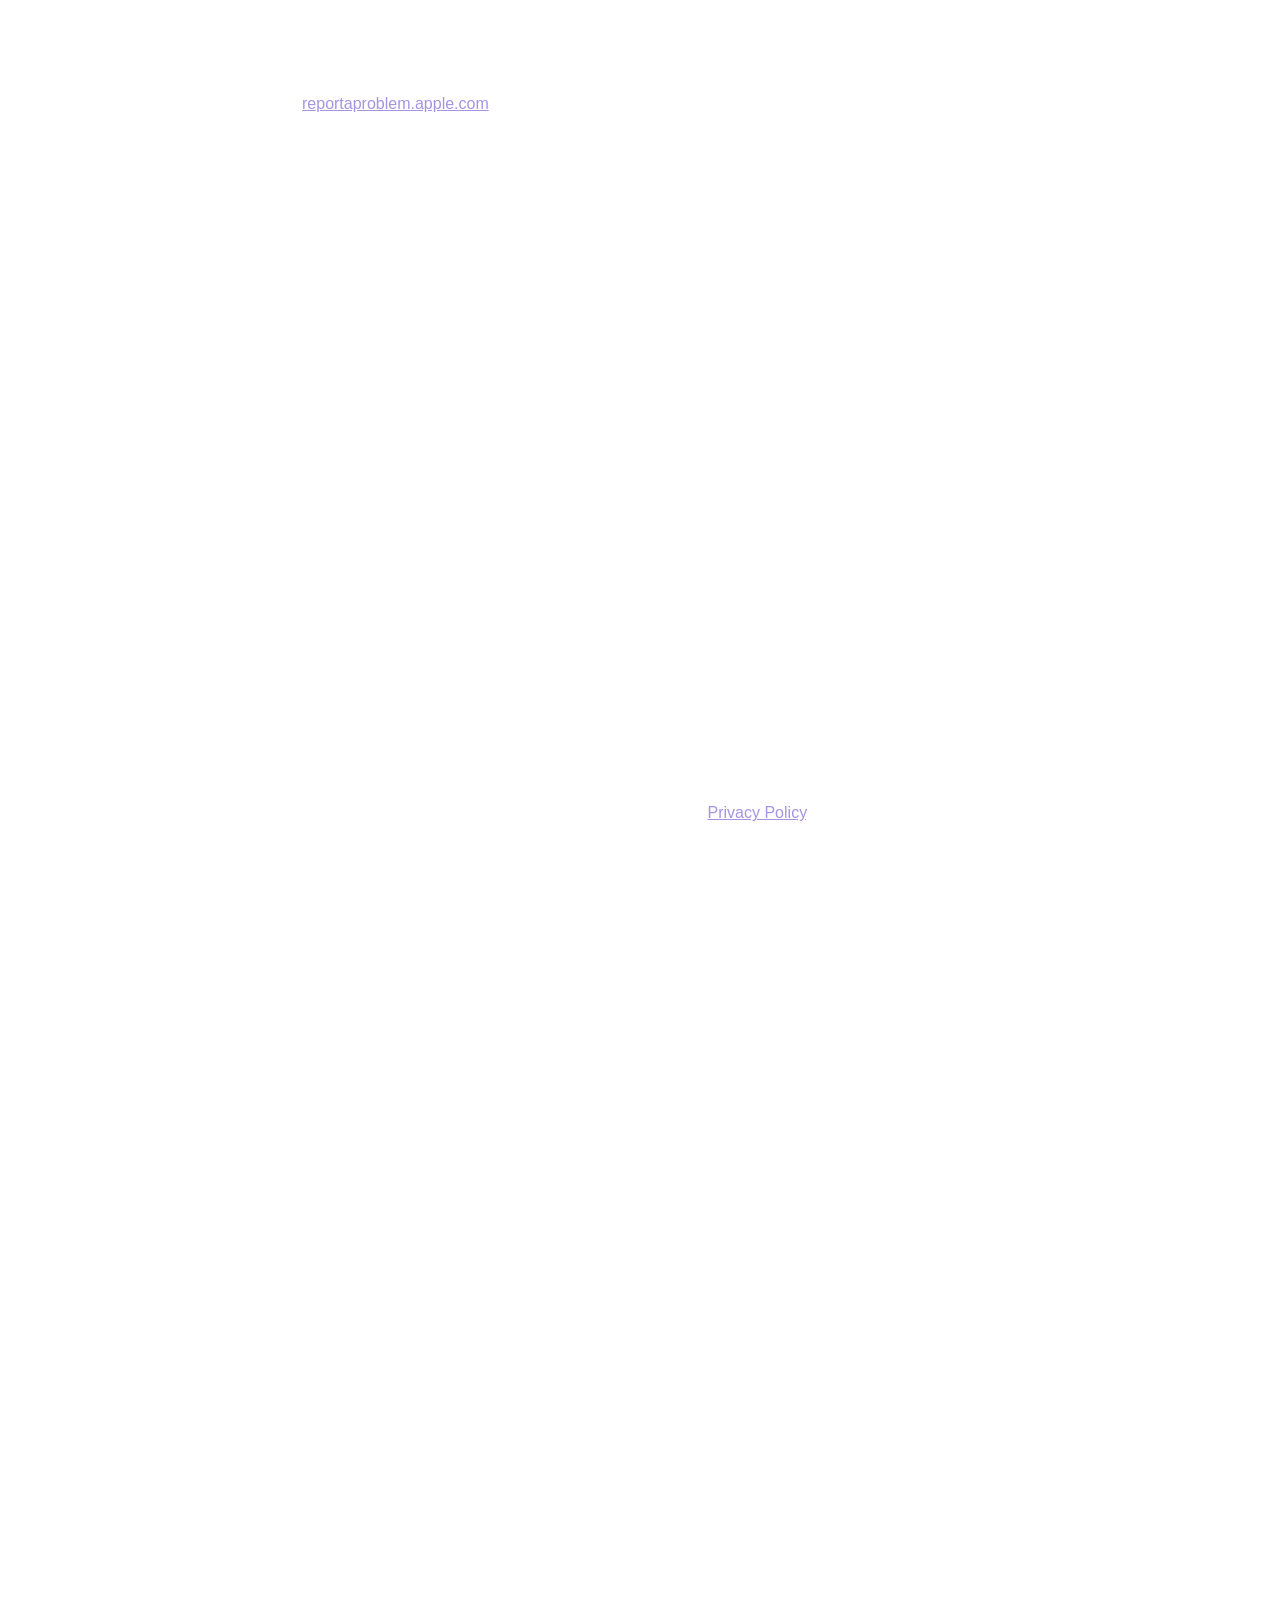
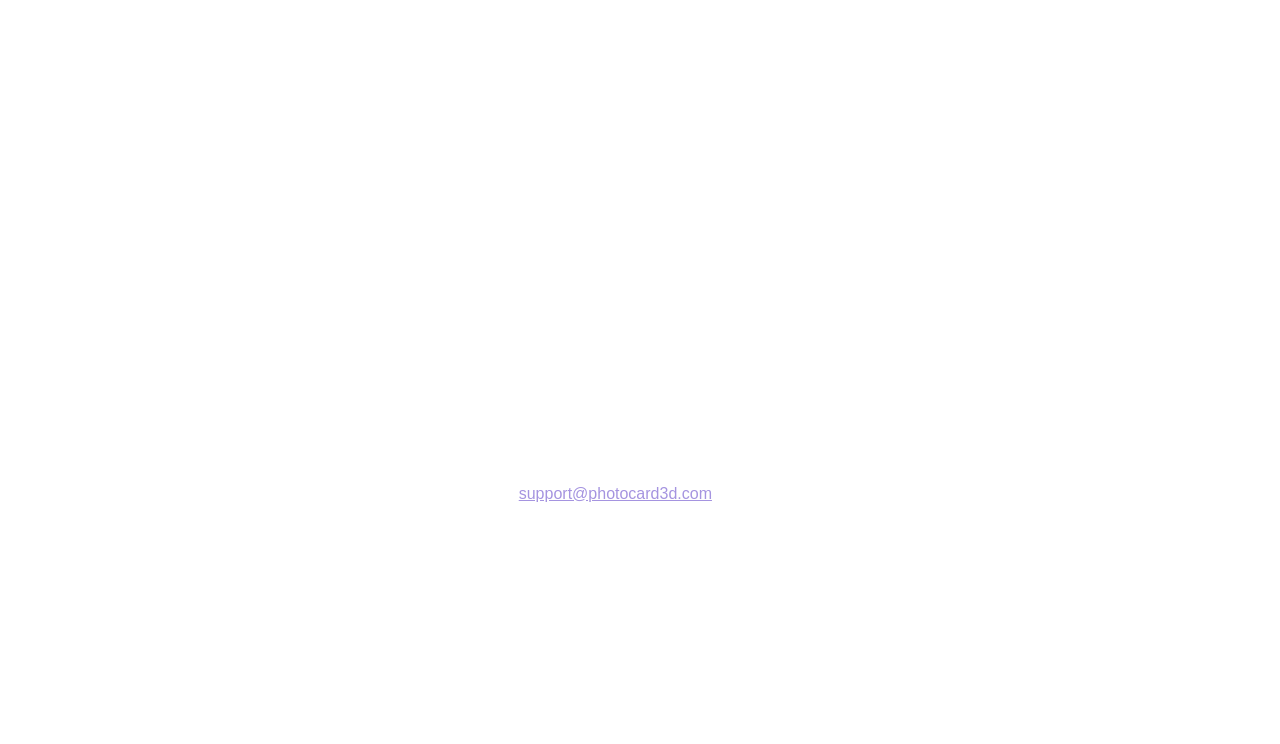
<file: terms/index.html>
<!doctype html>
<html lang="en">
<head>
<meta charset="utf-8">
<meta name="viewport" content="width=device-width, initial-scale=1">
<title>Terms of Use — Poca 3D</title>
<meta name="description" content="The terms that govern your use of Poca 3D, including subscription and purchase terms.">
<link rel="stylesheet" href="/assets/style.css">
</head>
<body>

<header class="site">
  <div class="wrap">
    <a class="brand" href="/"><span class="mark">P</span> Poca 3D</a>
  </div>
</header>

<main class="doc">
<div class="wrap">

  <h1>Terms of Use</h1>
  <p class="updated">Last updated: August 6, 2026 &middot; Effective: August 6, 2026</p>

  <p>
    These Terms of Use (&ldquo;Terms&rdquo;) govern your use of the Poca 3D
    iPhone app, published by <strong>Melo Media LLC</strong>, a limited
    liability company organized under the laws of Wyoming, United
    States (&ldquo;we,&rdquo; &ldquo;us&rdquo;). By downloading or using the
    app, you agree to them. If you do not agree, do not use the app.
  </p>

  <h2>1. Your license to use the app</h2>
  <p>
    Poca 3D is licensed, not sold, to you. Your license is governed by
    Apple's
    <a href="https://www.apple.com/legal/internet-services/itunes/dev/stdeula/" rel="noopener">Standard
    End User License Agreement</a> (the &ldquo;Standard EULA&rdquo;), which
    applies to the app in full. These Terms supplement the Standard EULA and
    describe how our service works. Where these Terms and the Standard EULA
    conflict on a matter the Standard EULA addresses, the Standard EULA
    controls.
  </p>

  <h2>2. Subscriptions and purchases</h2>

  <p>
    Poca 3D is free to try. Without a purchase you can add up to
    <strong>2 cards</strong> in <strong>1 collection</strong>. Poca 3D Pro
    removes those limits and is offered in two forms:
  </p>

  <div class="scroller">
  <table class="data">
    <tr>
      <th style="width:26%">Plan</th>
      <th>What it is</th>
    </tr>
    <tr>
      <td><strong>Annual</strong></td>
      <td>An auto-renewing subscription billed yearly. A free trial may be
        offered to first-time subscribers; its length is shown in the app
        before you buy. Apple limits introductory offers to one per Apple ID
        per subscription group, so you may not be eligible if you have used a
        trial before.</td>
    </tr>
    <tr>
      <td><strong>Lifetime</strong></td>
      <td>A single, one-time purchase. It does not renew and is never billed
        again.</td>
    </tr>
  </table>
  </div>

  <p>Prices are shown in the app in your local currency before you confirm.</p>

  <h3>Auto-renewal terms</h3>
  <ul>
    <li>Payment is charged to your Apple ID account when you confirm the
      purchase.</li>
    <li>The annual subscription renews automatically unless auto-renew is
      turned off at least <strong>24 hours before the end of the current
      period</strong>.</li>
    <li>Your account is charged for renewal within 24 hours prior to the end
      of the current period, at the then-current price.</li>
    <li>If a free trial is offered, any unused portion is forfeited when you
      purchase a subscription.</li>
    <li>You can manage your subscription and turn off auto-renew in your
      Apple ID account settings, or from
      <strong>Settings &rarr; My Account</strong> in the app.
      <strong>Deleting the app does not cancel a subscription.</strong></li>
  </ul>

  <h3>What happens if a subscription ends</h3>
  <div class="callout">
    <p><strong>Nothing you made is deleted.</strong> If your subscription
    lapses, every card stays on your device exactly as it was. Cards beyond
    the free limit are simply locked and shown blurred until you resubscribe,
    at which point your full collection reopens untouched.</p>
  </div>

  <h3>Refunds</h3>
  <p>
    All purchases are processed by Apple, and refunds are handled by Apple
    under its own policies. We cannot issue, approve, or deny refunds. You
    can request one at
    <a href="https://reportaproblem.apple.com" rel="noopener">reportaproblem.apple.com</a>.
    If Apple refunds a purchase, the corresponding access ends.
  </p>

  <h2>3. Your content</h2>
  <p>
    The photos you scan and the cards, notes, and collections you create are
    yours. They are stored on your device, we do not receive them, and we
    claim no ownership or license over them. You are solely responsible for
    what you scan and for having the right to do so — particularly for
    material owned by someone else, which may be protected by copyright or
    other rights.
  </p>

  <h2>4. Acceptable use</h2>
  <p>You agree not to:</p>
  <ul>
    <li>Use the app for anything unlawful, or to infringe anyone's rights.</li>
    <li>Attempt to circumvent purchase, subscription, or entitlement
      checks.</li>
    <li>Reverse engineer, decompile, or disassemble the app, except to the
      extent that applicable law expressly permits it despite this
      restriction.</li>
    <li>Interfere with or disrupt the app's operation or the systems of any
      third-party service it uses.</li>
  </ul>

  <h2>5. Third-party services</h2>
  <p>
    The app can hand a share video to other apps you have installed, such as
    Instagram or Messages. Those services have their own terms and privacy
    policies, and we are not responsible for them. Purchases run through the
    App Store and are subject to Apple's terms. Analytics are processed by
    PostHog, as described in our
    <a href="/privacy/">Privacy Policy</a>.
  </p>

  <h2>6. Availability and changes</h2>
  <p>
    We may update, change, or discontinue features of the app. If we
    discontinue a feature you paid for on a lifetime basis, or make a
    material change to these Terms, we will give reasonable notice in the app
    or on this page. Continuing to use the app after a change takes effect
    means you accept it.
  </p>

  <h2>7. Disclaimers</h2>
  <p>
    The app is provided <strong>&ldquo;as is&rdquo; and &ldquo;as
    available,&rdquo;</strong> without warranties of any kind, whether
    express, implied, or statutory, including any implied warranties of
    merchantability, fitness for a particular purpose, and non-infringement,
    to the fullest extent permitted by law.
  </p>
  <p>
    In particular: Poca 3D estimates a card's physical dimensions from a
    photograph. Those measurements are approximations and will not be exact.
    Do not rely on them for grading, authentication, valuation, resale, or
    any other purpose where accuracy matters.
  </p>
  <p>
    Your collection lives only on your device. We have no copy of it and
    cannot restore it. Backing up your iPhone is the only way to protect
    against loss, and you are responsible for doing so.
  </p>

  <h2>8. Limitation of liability</h2>
  <p>
    To the fullest extent permitted by law, we will not be liable for any
    indirect, incidental, special, consequential, exemplary, or punitive
    damages, or for any loss of data, profits, or goodwill, arising out of or
    relating to your use of the app. Our total liability for any claim
    relating to the app will not exceed the greater of the amount you paid us
    for the app in the twelve months before the claim arose, or twenty-five
    US dollars (US$25).
  </p>
  <p>
    Some jurisdictions do not allow the exclusion of certain warranties or
    the limitation of certain damages. In those places, the exclusions and
    limitations above apply only to the extent permitted, and nothing in
    these Terms limits liability that cannot lawfully be limited.
  </p>

  <h2>9. Termination</h2>
  <p>
    You may stop using the app at any time by deleting it. We may suspend or
    terminate your access if you materially breach these Terms. Sections 3,
    7, 8, and 10 survive termination.
  </p>

  <h2>10. Governing law</h2>
  <p>
    These Terms are governed by the laws of the State of Wyoming,
    United States, without regard to its conflict-of-laws rules, except that
    this choice does not deprive you of the protection of mandatory consumer
    laws of your country of residence.
  </p>

  <h2>11. Contact</h2>
  <p>
    Questions about these Terms:
    <a href="mailto:support@photocard3d.com">support@photocard3d.com</a>.
  </p>

</div>
</main>

<footer class="site">
  <div class="wrap">
    <nav>
      <a href="/">Home</a>
      <a href="/privacy/">Privacy Policy</a>
      <a href="/terms/">Terms of Use</a>
      <a href="/support/">Support</a>
    </nav>
    <div>&copy; 2026 Melo Media LLC. All rights reserved.</div>
  </div>
</footer>

</body>
</html>
</file>
<file: assets/style.css>
/* Poca 3D — the app's midnight stage, on the web.
   Colors are lifted from CollectionTheme.midnight and the accent used
   across the app's chrome, so site and app read as one product. */

:root {
  --stage-top: #1b1629;
  --stage-bottom: #0a0812;
  --accent: #a594e0;
  --ink: #171224;
  --text: #ffffff;
  --muted: rgba(255, 255, 255, 0.62);
  --faint: rgba(255, 255, 255, 0.42);
  --hairline: rgba(255, 255, 255, 0.12);
  --card: rgba(255, 255, 255, 0.05);
  --measure: 720px;
}

*,
*::before,
*::after { box-sizing: border-box; }

html { -webkit-text-size-adjust: 100%; }

body {
  margin: 0;
  min-height: 100vh;
  background: linear-gradient(180deg, var(--stage-top) 0%, var(--stage-bottom) 100%)
    fixed;
  color: var(--text);
  font: 400 17px/1.65 -apple-system, BlinkMacSystemFont, "Segoe UI", Roboto,
    Helvetica, Arial, sans-serif;
  -webkit-font-smoothing: antialiased;
}

.wrap {
  max-width: var(--measure);
  margin: 0 auto;
  padding: 0 22px;
}

/* ---------------------------------------------------------------- header */

header.site {
  padding: 26px 0 0;
}

.brand {
  display: inline-flex;
  align-items: center;
  gap: 10px;
  color: var(--text);
  text-decoration: none;
  font-weight: 700;
  font-size: 17px;
  letter-spacing: 0.2px;
}

.brand .mark {
  width: 26px;
  height: 26px;
  border-radius: 8px;
  background: linear-gradient(160deg, var(--accent), #6f5fb0);
  display: grid;
  place-items: center;
  color: var(--ink);
  font-size: 15px;
  font-weight: 800;
  line-height: 1;
}

/* ------------------------------------------------------------------ hero */

.hero {
  padding: 74px 0 54px;
  text-align: center;
}

.hero h1 {
  margin: 0 0 18px;
  font-size: clamp(34px, 7vw, 54px);
  line-height: 1.1;
  font-weight: 800;
  letter-spacing: -0.5px;
}

.hero p {
  margin: 0 auto;
  max-width: 30em;
  font-size: clamp(17px, 2.4vw, 19px);
  color: var(--muted);
}

.pill {
  display: inline-block;
  margin-bottom: 22px;
  padding: 6px 14px;
  border: 1px solid var(--hairline);
  border-radius: 999px;
  font-size: 13px;
  font-weight: 600;
  color: var(--accent);
  letter-spacing: 0.3px;
}

/* --------------------------------------------------------------- feature */

.features {
  display: grid;
  gap: 14px;
  grid-template-columns: repeat(auto-fit, minmax(240px, 1fr));
  padding: 10px 0 70px;
}

.feature {
  background: var(--card);
  border: 1px solid var(--hairline);
  border-radius: 18px;
  padding: 22px;
}

.feature h3 {
  margin: 0 0 7px;
  font-size: 16px;
  font-weight: 700;
}

.feature p {
  margin: 0;
  font-size: 15px;
  color: var(--muted);
  line-height: 1.55;
}

/* ------------------------------------------------------------ legal page */

main.doc {
  padding: 44px 0 90px;
}

main.doc h1 {
  margin: 0 0 6px;
  font-size: clamp(28px, 5vw, 38px);
  font-weight: 800;
  letter-spacing: -0.3px;
}

.updated {
  margin: 0 0 34px;
  color: var(--faint);
  font-size: 14px;
}

main.doc h2 {
  margin: 42px 0 12px;
  font-size: 20px;
  font-weight: 700;
  letter-spacing: -0.1px;
}

main.doc h3 {
  margin: 26px 0 8px;
  font-size: 16px;
  font-weight: 700;
}

main.doc p,
main.doc li {
  color: rgba(255, 255, 255, 0.78);
  font-size: 16px;
}

main.doc ul { padding-left: 22px; }
main.doc li { margin-bottom: 8px; }

main.doc a { color: var(--accent); }

main.doc strong { color: var(--text); }

.callout {
  background: var(--card);
  border: 1px solid var(--hairline);
  border-left: 3px solid var(--accent);
  border-radius: 14px;
  padding: 18px 20px;
  margin: 26px 0;
}

.callout p { margin: 0; }
.callout p + p { margin-top: 10px; }

table.data {
  width: 100%;
  border-collapse: collapse;
  margin: 18px 0;
  font-size: 15px;
}

table.data th,
table.data td {
  text-align: left;
  padding: 11px 12px;
  border-bottom: 1px solid var(--hairline);
  vertical-align: top;
  color: rgba(255, 255, 255, 0.78);
}

table.data th {
  color: var(--text);
  font-weight: 700;
  font-size: 14px;
}

/* Narrow screens: let the table scroll rather than the page. */
.scroller {
  overflow-x: auto;
  -webkit-overflow-scrolling: touch;
}

/* ------------------------------------------------------------------- faq */

.faq {
  border-top: 1px solid var(--hairline);
  padding: 20px 0 4px;
}

.faq h3 { margin: 0 0 6px; }

.faq p { margin: 0 0 4px; }

/* ---------------------------------------------------------------- footer */

footer.site {
  border-top: 1px solid var(--hairline);
  padding: 26px 0 44px;
  color: var(--faint);
  font-size: 14px;
}

footer.site nav {
  display: flex;
  flex-wrap: wrap;
  gap: 20px;
  margin-bottom: 14px;
}

footer.site a {
  color: var(--muted);
  text-decoration: none;
}

footer.site a:hover { color: var(--text); }

@media (prefers-reduced-motion: no-preference) {
  a { transition: color 0.15s ease; }
}
</file>
